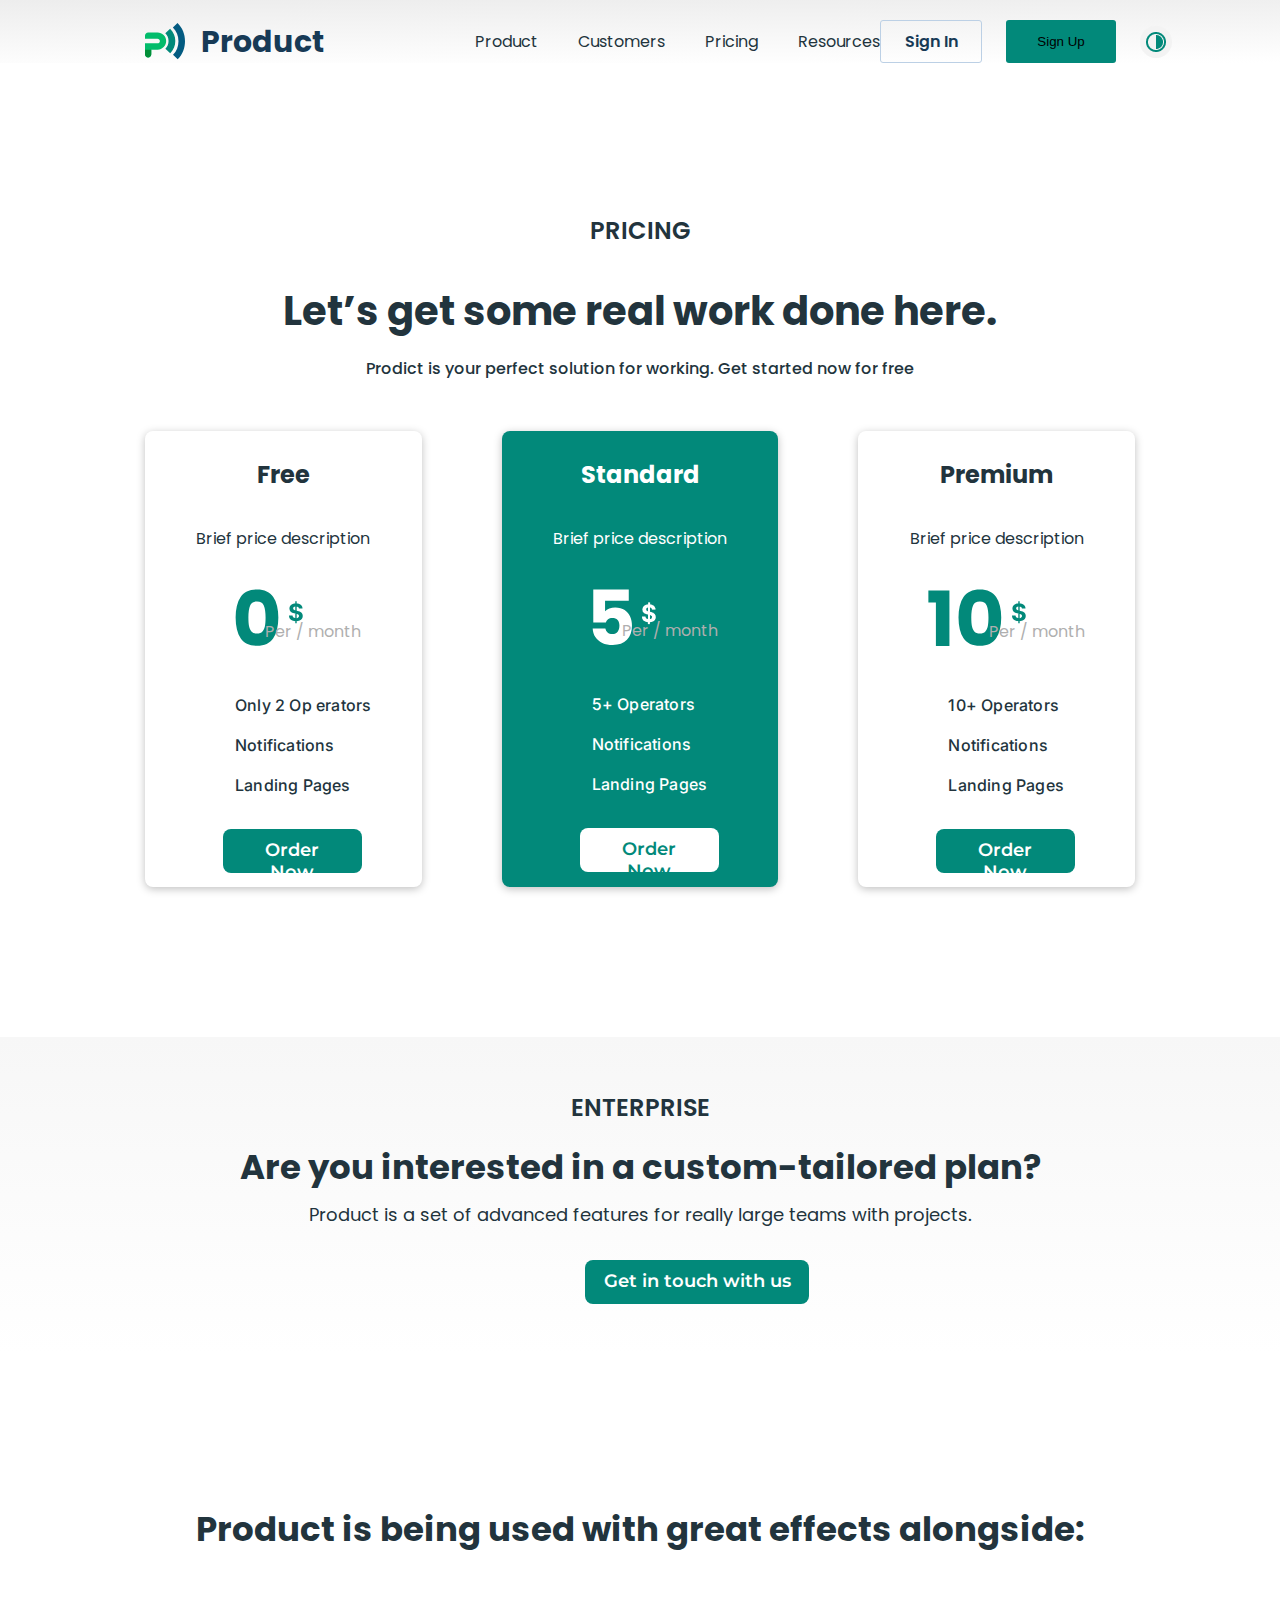
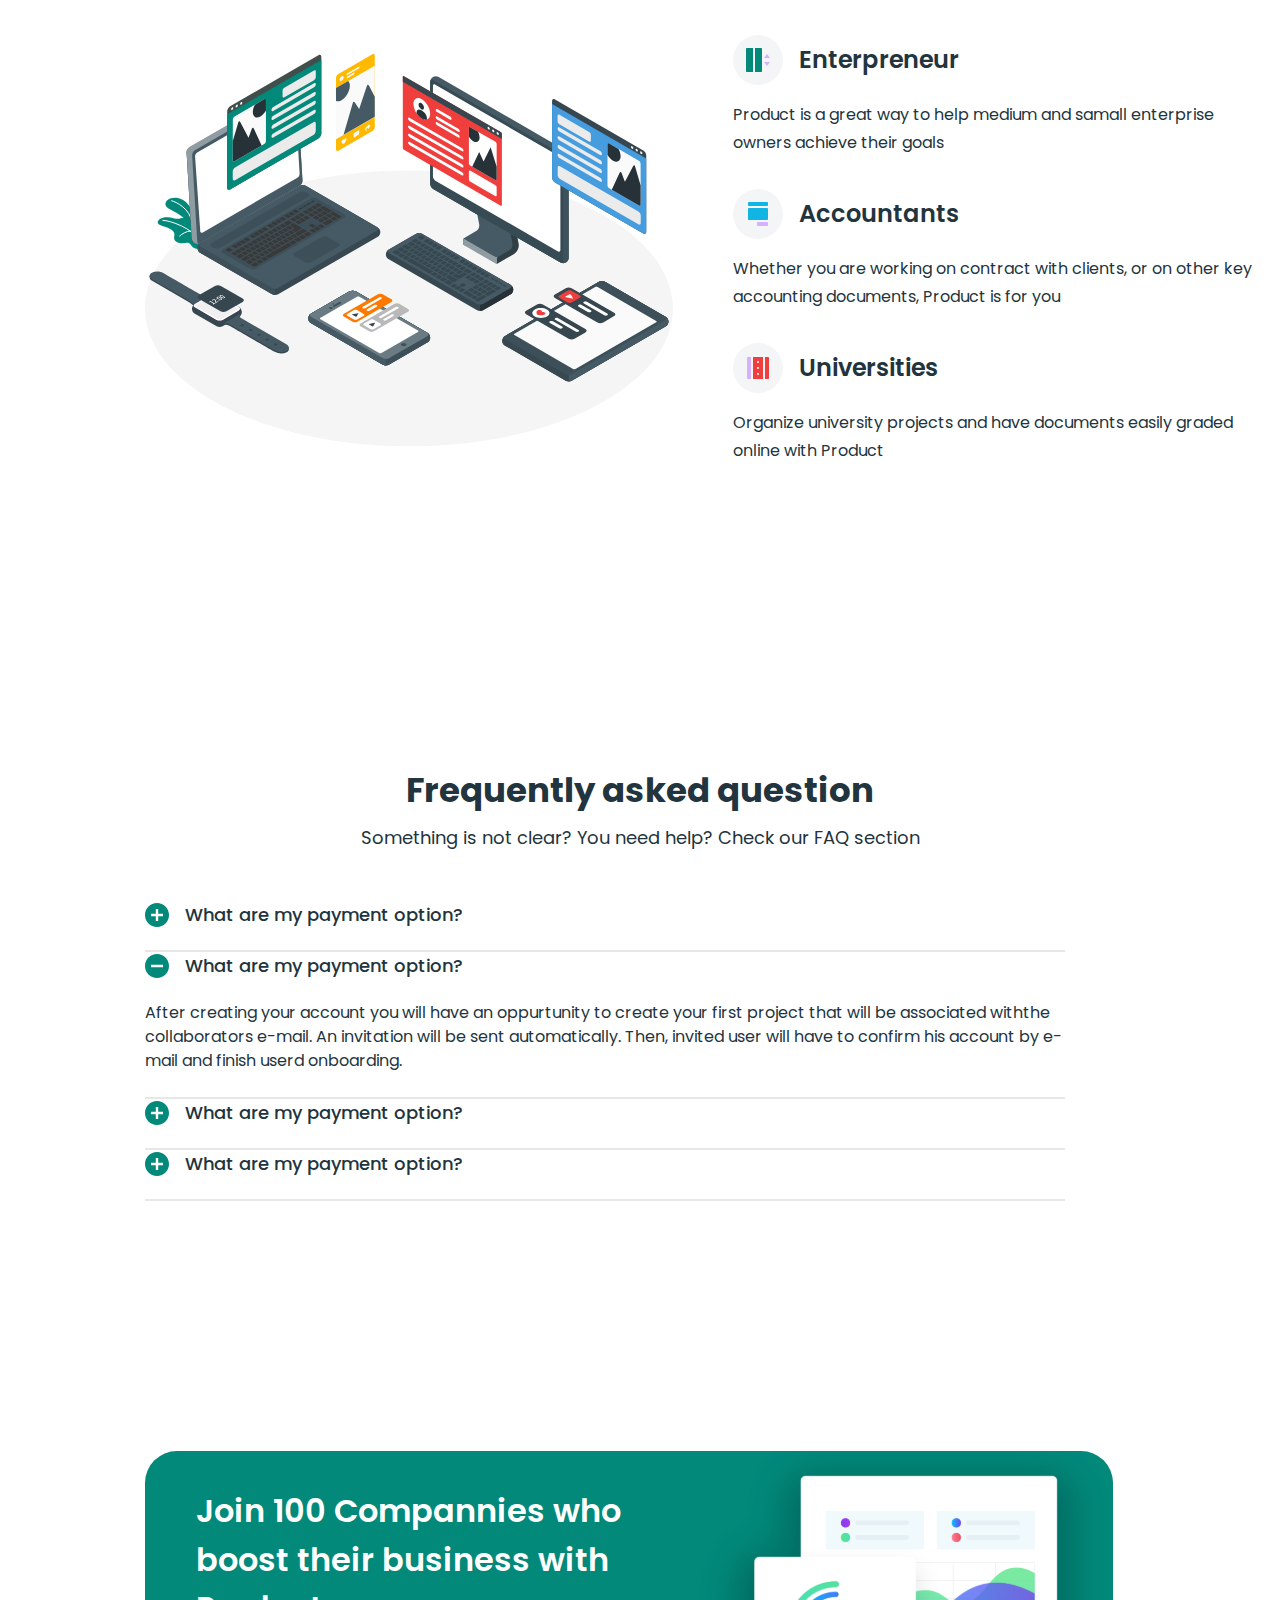
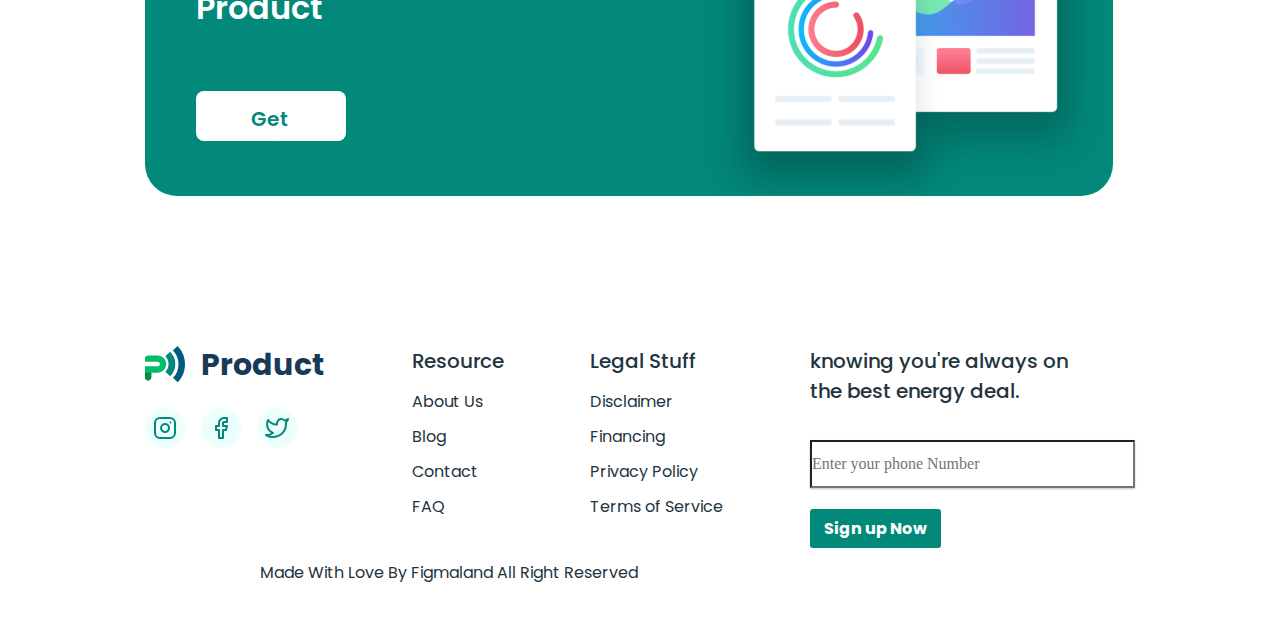
<file: about.html>
<!DOCTYPE html>
<html lang="en">
<head>
    <meta charset="UTF-8">
    <meta name="viewport" content="width=device-width, initial-scale=1.0">
    <title>Pricing</title>
    <link rel="stylesheet" href="./css/about.css">
</head>
<body>
    <header class="header-content">
        <nav>
            <div class="container">
                <div class="navigation">
                    <div class="img-product">
                        <img src="./images/svg/Group 190.svg" alt="">
                        <h1>Product</h1>
                    </div>
                    <ul>
                        <li><a href="./index.html">Product</a></li>
                        <li><a href="./customers.html">Customers</a></li>
                        <li><a href="./about.html">Pricing</a></li>
                        <li><a href="./resources.html">Resources</a></li>
                    </ul>
                      <div class="button-group">
                        <button class="btn1">Sign In</button>
                        <button class="btn2">Sign Up</button>
                        <img src="./images/svg/Frame 49.png" alt="">
                      </div>
                      <button class="btn-modal" ><img src="./images/svg/menu(1).svg" alt=""></button>
                </div>
            </div>
        </nav>
    </header>
    <main>
        <section class="Price-section">
            <div class="container">
              <div class="Price">
                <h2>PRICING</h2>
                <h3 class="pric">Let’s get some real work done here.</h3>
                <p>
                    Prodict is your perfect solution for working. Get started now for free
                </p>
                <ul>
                    <li>
                        <h3>Free</h3>
                        <h4>Brief price description</h4>
                        
                            <img src="./images/svg/0.svg" alt="">
                        
                            <img class="title-img" src="./images/svg/Title.svg" alt="">
                            <p>Per / month</p>
                     
                        <h5>Only 2 Op erators</h5>
                        <h5>Notifications</h5>
                        <h5>Landing Pages</h5>
                        <button>Order Now</button>
                    </li>
                    <li class="Standard">
                        <h3>Standard</h3>
                        <h4>Brief price description</h4>
                        
                            <img src="./images/svg/5.svg" alt="">
                      
                            <img class="title-img" src="./images/svg/$.png" alt="">
                            <p>Per / month</p>
                        
                        <h5>5+ Operators</h5>
                        <h5>Notifications</h5>
                        <h5>Landing Pages</h5>
                        <button>Order Now</button>
                    </li>
                    <li class="Premium">
                        <h3>Premium</h3>
                        <h4>Brief price description</h4>
                       
                            <img src="./images/svg/10.svg" alt="">
                    
                            <img class="title-img" src="./images/svg/Title.svg" alt="">
                            <p>Per / month</p>
                        
                        <h5>10+ Operators</h5>
                        <h5>Notifications</h5>
                        <h5>Landing Pages</h5>
                        <button>Order Now</button>
                    </li>
                </ul>
              </div>
            </div>
        </section>
        <section class="enterprise-section">
            <div class="container">
                 <div class="enterprise">
                    <h2>ENTERPRISE</h2>
                    <h3>Are you interested  in a custom-tailored plan?</h3>
                    <p>Product is a set of advanced features for really large teams with projects.</p>
                    <button>Get in touch with us</button>
                 </div>
            </div>
        </section>
<section class="alongside-section">
    <div class="container">
        <div class="alongside">
          <h2>Product is being used with great effects alongside:</h2>
            <div class="alongside-content">
                <img class="amico-img" src="./images/svg/devices/amico.svg" alt="">
                <div>
                    <ul>
                        <li>
                           <div>
                            <img src="./images/svg/Feature Icon with circle.svg" alt="">
                            <h3>Enterpreneur</h3>
                           </div>
                           <p>Product is a great way to help medium and samall enterprise owners achieve their goals</p>

                        </li>
                        <li>
                            <div>
                             <img src="./images/svg/Feature Icon with circle(2).svg" alt="">
                             <h3>Accountants</h3>
                            </div>
                            <p>Whether you are working on contract with clients, or on other key accounting documents, Product is for you</p>
 
                         </li>
                         <li>
                            <div>
                             <img src="./images/svg/Feature Icon with circle(3).svg" alt="">
                             <h3>Universities</h3>
                            </div>
                            <p>Organize university projects and have documents easily graded online with Product</p>
 
                         </li>
                    </ul>
                </div>
            </div>
            
        </div>
    </div>
</section>

<section class="frequently-section">
    <div class="container">
        <div class="frequently">
            <h2>Frequently asked question</h2>
            <h3>Something is not clear? You need help? Check our FAQ section</h3>
            <div class="frequently-content">
                <div>
                    <img src="./images/svg/edit/plus_circle.svg" alt="">
                    <h4>What are my payment option?</h4>
                </div>
                <hr>
                <div>
                    <img src="./images/svg/MyProduct (Community)(22)/edit/minus_circle.svg" alt="">
                    <h4>What are my payment option?</h4>

                </div>
                <p>
                    After creating your account you will have an oppurtunity to create your first project that will be associated withthe collaborators e-mail. An invitation  will be sent automatically. Then, invited user will have to confirm his account by e-mail and finish userd onboarding.
                </p>
                <hr>
                <div>
                    <img src="./images/svg/edit/plus_circle.svg" alt="">
                    <h4>What are my payment option?</h4>
                </div>
                <hr>
                <div>
                    <img src="./images/svg/edit/plus_circle.svg" alt="">
                    <h4>What are my payment option?</h4>
                </div>
                <hr>
            </div>
        </div>
    </div>
</section>

        <section class="Compannies-section">
            <div class="container">
                <ul class="Compannies">
                    <li class="Compannies-content">
                        <h2>Join 100 Compannies who boost their business with Product</h2>
                        <button>Get This</button>
                    </li>
                    <li>
                        <img src="./images/svg/screen.svg" alt="">
                    </li>
                </ul>
            </div>
        </section>
    </main>
    <footer>
        <div class="container">
            <div class="foot">
                <div>
                   <div class="product-img">
                    <img src="./images/svg/Group 190.svg" alt="">
                    <h2>Product</h2>
                   </div>
                   <div  class="img-group">
                    <a href="https://www.instagram.com/"><img src="./images/svg/Group 1340.svg" alt=""></a>
                     <a href="https://www.facebook.com/"><img src="./images/svg/Group 1342.svg" alt=""></a>
                      <a href="https://x.com/?lang=en"><img src="./images/svg/Group 1341.svg" alt=""></a>
                    
                   </div>
                </div>
                <ul class="Resource">
                    <h3>Resource</h3>
                    <li><a href="">About Us</a></li>
                    <li><a href="">Blog</a></li>
                    <li><a href="">Contact</a></li>
                    <li><a href="">FAQ</a></li>
                </ul>
                <ul class="Legal-Stuff">
                    <h3>Legal Stuff</h3>
                    <li><a href="">Disclaimer</a></li>
                    <li><a href="">Financing</a></li>
                    <li><a href="">Privacy Policy</a></li>
                    <li><a href="">Terms of Service</a></li>
                </ul>
                <div class="foot-content">
                    <h3>knowing you're always on <br> the best energy deal. 
                    </h3>
                    <form action="">
                        <input id="Enter your phone Number" placeholder="Enter your phone Number" type="text">
                    </form>
                    <button>Sign up Now</button>
                    <p>Made With Love By Figmaland All Right Reserved 
                    </p>
                </div>
            </div>
        </div>
    </footer>
    
</body>
</html>
</file>
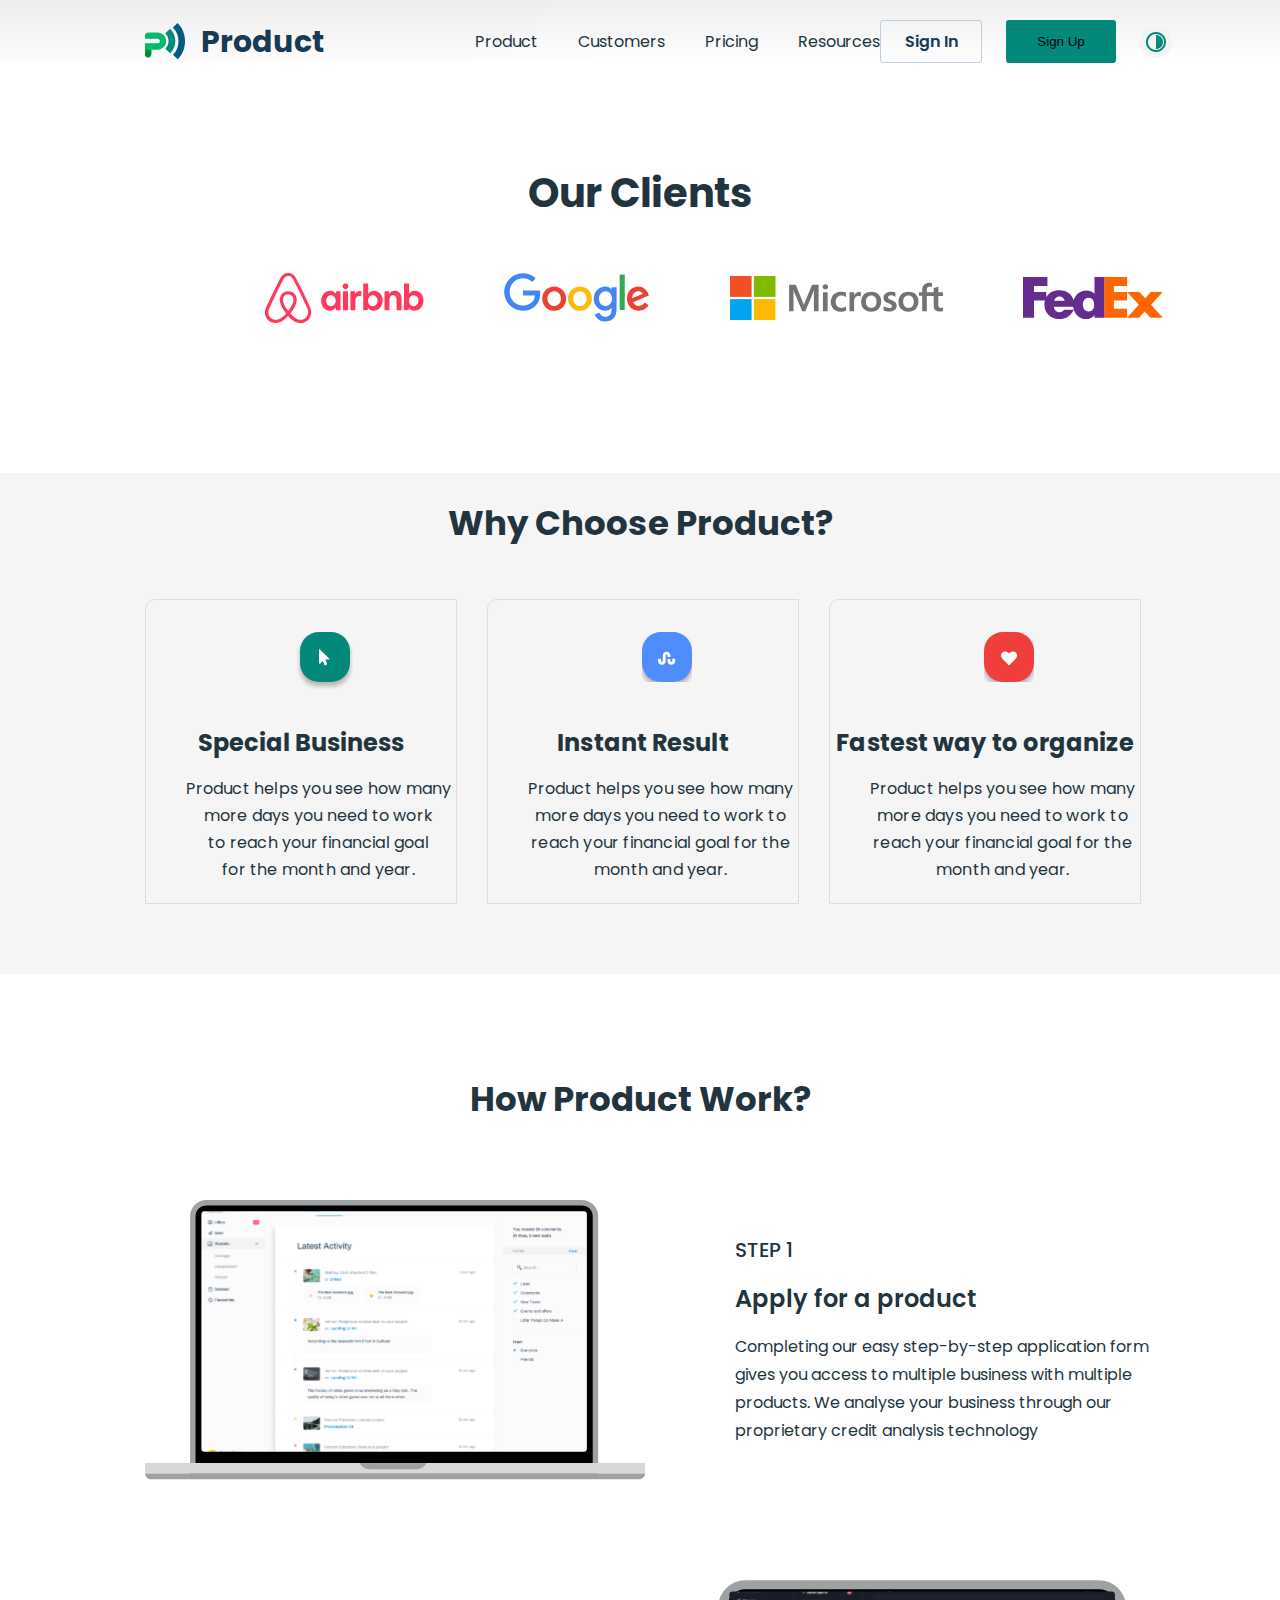
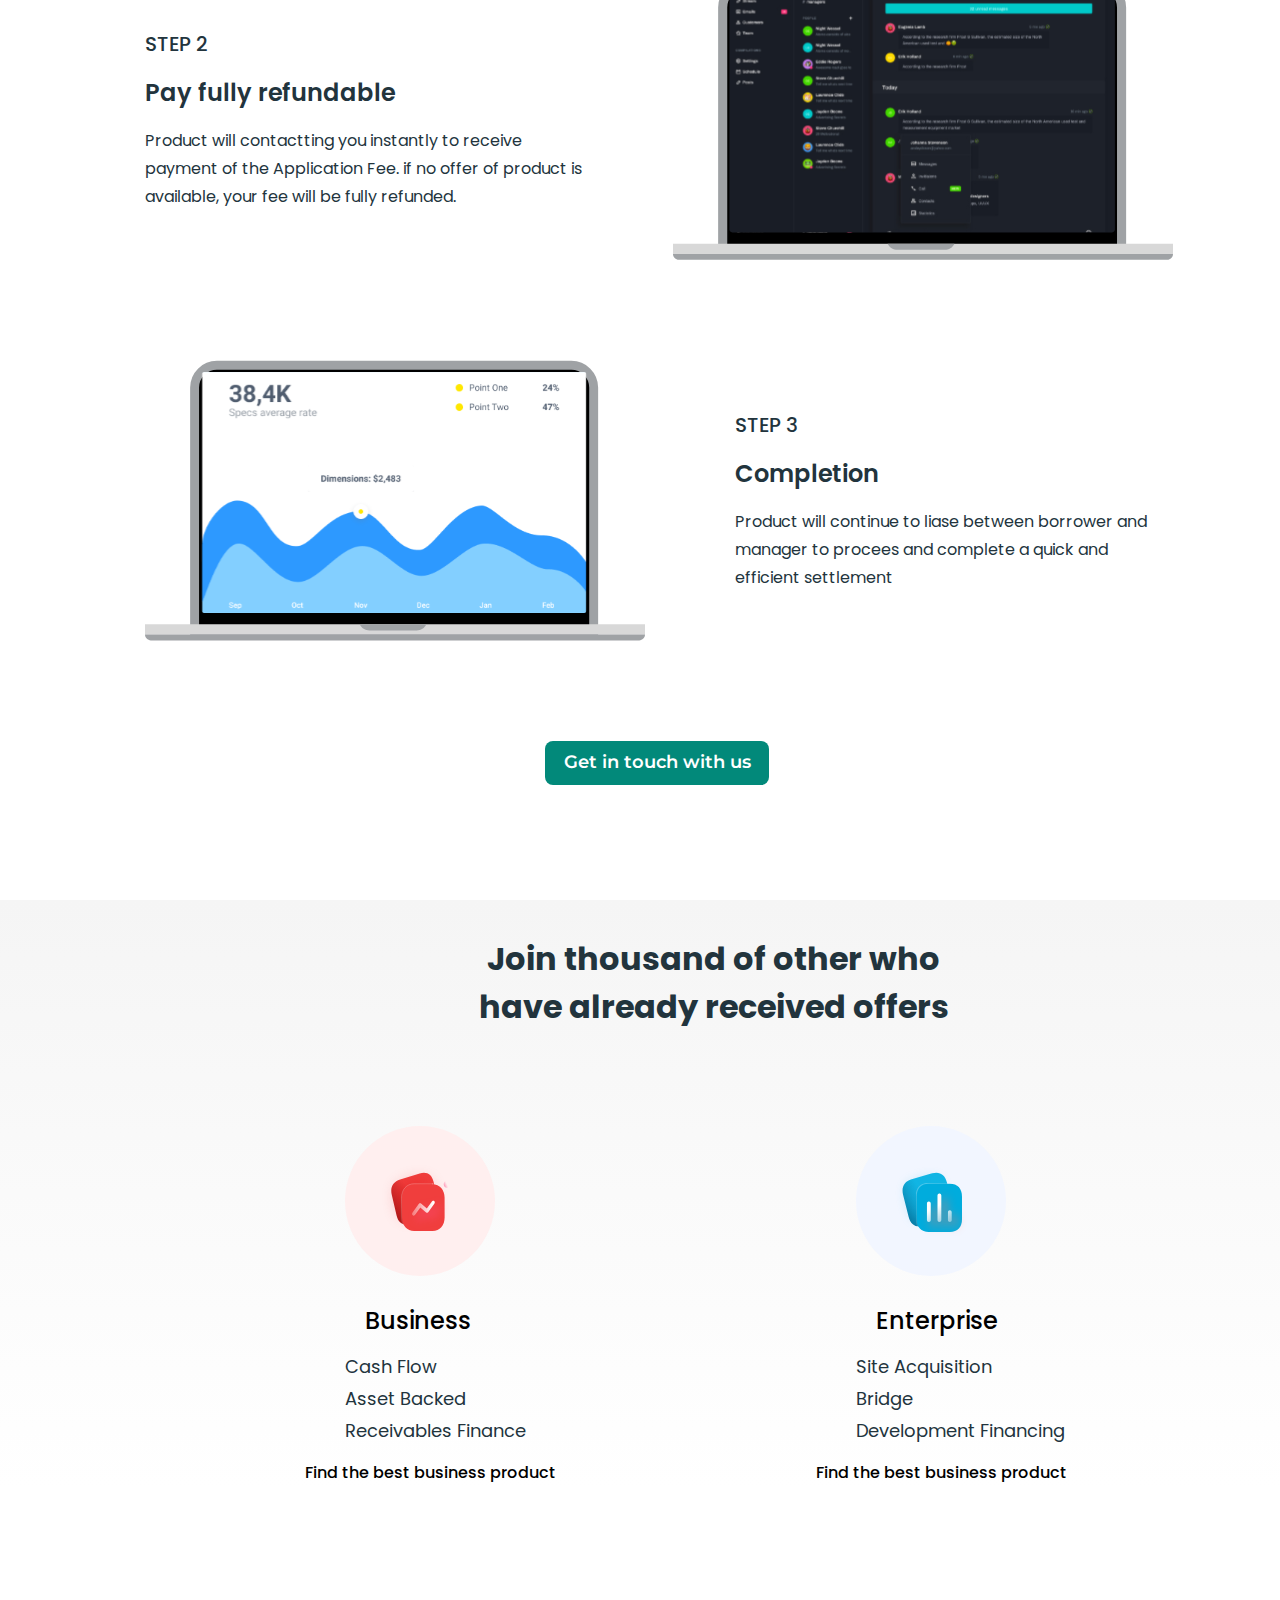
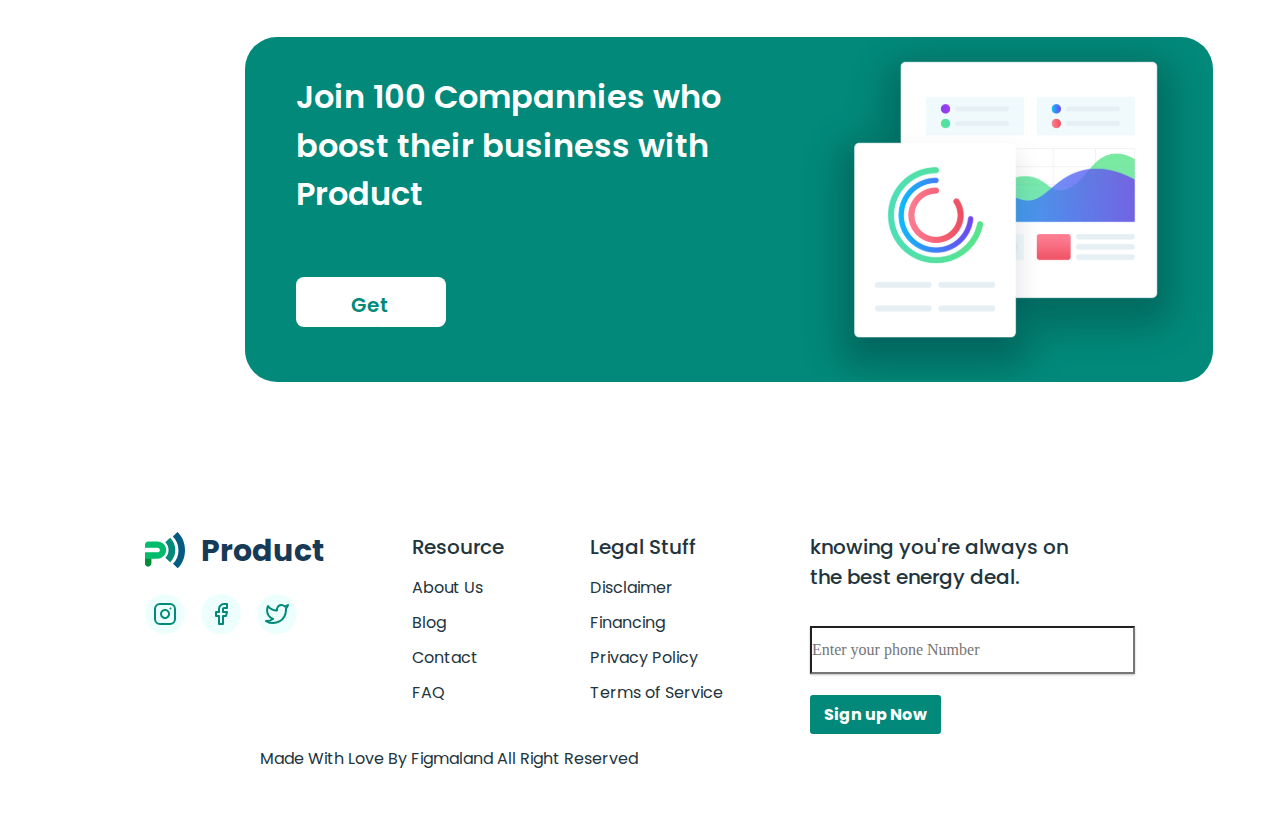
<file: customers.html>
<!DOCTYPE html>
<html lang="en">
<head>
    <meta charset="UTF-8">
    <meta name="viewport" content="width=device-width, initial-scale=1.0">
    <title>Customers</title>
<link rel="stylesheet" href="./css/customers.css">
</head>
<body>
      <header class="header-content">
        <nav>
            <div class="container">
                <div class="navigation">
                    <div class="img-product">
                        <img src="./images/svg/Group 190.svg" alt="">
                        <h1>Product</h1>
                    </div>
                    <ul>
                        <li><a href="./index.html">Product</a></li>
                        <li><a href="./customers.html">Customers</a></li>
                        <li><a href="./about.html">Pricing</a></li>
                        <li><a href="./resources.html">Resources</a></li>
                    </ul>
                      <div class="button-group">
                        <button class="btn1">Sign In</button>
                        <button class="btn2">Sign Up</button>
                        <img src="./images/svg/Frame 49.png" alt="">
                      </div>
                      <button class="btn-modal" ><img src="./images/svg/menu(1).svg" alt=""></button>
                </div>
            </div>
        </nav>
    </header> 
    <main>
        <section class="Our-Clients-section">
            <div class="container">
                <div class="Our-Clients">
            <h2>Our Clients</h2>
            <div class="logo-group">
                <img src="./images/svg/Airbnb Logo.svg" alt="">
                <img src="./images/svg/Google Logo.svg" alt="">
                <img src="./images/svg/Microsoft Logo.svg" alt="">
                <img src="./images/svg/g15.svg" alt="">
            </div>
                </div>
            </div>
        </section>
        <section class="customers-section">
            <div class="container">
                <div class="customers">
                    <h2>Why Choose Product?</h2>
                    <ul>
                        <li>
                            <img src="./images/svg/MyProduct (Community)(7)/icon.svg" alt="">
                            <h3>Special Business</h3>
                            <p>
                                Product helps you see how many <br> 
more days you need to work <br> 
to reach your financial goal <br> 
for the month and year.
                            </p>
                        </li>
                        <li>
                            <img src="./images/svg/icon.svg" alt="">
                            <h3>Instant Result</h3>
                            <p>
                                Product helps you see how many 
more days you need to work 
to reach your financial goal 
for the month and year.
                            </p>
                        </li>
                        <li>
                            <img src="./images/svg/icon(4).svg" alt="">
                            <h3>Fastest way to organize</h3>
                            <p>
                                Product helps you see how many 
more days you need to work 
to reach your financial goal 
for the month and year.
                            </p>
                        </li>
                    </ul>
                </div>
            </div>
        </section>
        <section class="product-work-section">
            <div class="container">
<div class="product-work">
    <h2>How Product Work?</h2>
    <ul>
        <li>
            <img src="./images/svg/mac1.svg" alt="">
            <div>
                <h3>STEP 1</h3>
                <h4>Apply for a product</h4>
                <p>
                    Completing our easy step-by-step application form gives you access to multiple business with multiple products. We analyse your business through our proprietary credit analysis technology 
                </p>
            </div>
        </li>
        <li class="STEP2">
            <div>
                <h3>STEP 2 </h3>
                <h4>Pay fully refundable</h4>
                <p>
                    Product will contactting you instantly to receive payment of the Application Fee. if no offer of product is available, your fee will be fully refunded. 
                </p>
            </div>
            <img src="./images/svg/mac2.svg" alt=""> 
        </li>
        <li>
            <img src="./images/svg/mac3(1).svg" alt="">
            <div>
                <h3>STEP 3</h3>
                <h4>Completion</h4>
                <p>
                    Product will continue to liase between borrower and manager to procees and complete a quick and efficient settlement
                </p>
            </div>
        </li>
    </ul>
    <button>Get in touch with us</button>
</div>
            </div>
        </section>
        <section class="received-section">
            <div class="container">
             <div class="received">
                <h2>Join thousand of other who have
                    already received offers</h2>
                    <ul>
                        <li>
                            <img src="./images/svg/Image Placeholder.svg" alt="">
                            <h3>Business</h3>
                            <p>
                                Cash Flow <br>
Asset Backed <br>
Receivables Finance
                            </p>
                            <h4>Find the best business product</h4>
                        </li>
                        <li>
                            <img src="./images/svg/Image Placeholder(1).svg" alt="">
                            <h3>Enterprise</h3>
                            <p>
                                Site Acquisition <br>
                                Bridge <br> 
                                Development Financing
                            </p>
                            <h4>Find the best business product</h4>
                        </li>
                    </ul>
             </div>
            </div>
        </section>
    <section class="Compannies-section">
        <div class="container">
            <ul class="Compannies">
                <li class="Compannies-content">
                    <h2>Join 100 Compannies who boost their business with Product</h2>
                    <button>Get This</button>
                </li>
                <li>
                    <img src="./images/svg/screen.svg" alt="">
                </li>
            </ul>
        </div>
    </section>
</main>
<footer>
    <div class="container">
        <div class="foot">
            <div>
               <div class="product-img">
                <img src="./images/svg/Group 190.svg" alt="">
                <h2>Product</h2>
               </div>
               <div  class="img-group">
                <a href="https://www.instagram.com/"><img src="./images/svg/Group 1340.svg" alt=""></a>
                <a href="https://www.facebook.com/"><img src="./images/svg/Group 1342.svg" alt=""></a>
                 <a href="https://x.com/?lang=en"><img src="./images/svg/Group 1341.svg" alt=""></a>
               </div>
            </div>
            <ul class="Resource">
                <h3>Resource</h3>
                <li><a href="">About Us</a></li>
                <li><a href="">Blog</a></li>
                <li><a href="">Contact</a></li>
                <li><a href="">FAQ</a></li>
            </ul>
            <ul class="Legal-Stuff">
                <h3>Legal Stuff</h3>
                <li><a href="">Disclaimer</a></li>
                <li><a href="">Financing</a></li>
                <li><a href="">Privacy Policy</a></li>
                <li><a href="">Terms of Service</a></li>
            </ul>
            <div class="foot-content">
                <h3>knowing you're always on <br> the best energy deal. 
                </h3>
                <form action="">
                    <input id="Enter your phone Number" placeholder="Enter your phone Number" type="text">
                </form>
                <button>Sign up Now</button>
                <p>Made With Love By Figmaland All Right Reserved 
                </p>
            </div>
        </div>
    </div>
</footer> 
</body>
</html>
</file>
<file: css/about.css>
@import url("https://fonts.googleapis.com/css2?family=Poppins:ital,wght@0,100;0,200;0,300;0,400;0,500;0,600;0,700;0,800;0,900;1,100;1,200;1,300;1,400;1,500;1,600;1,700;1,800;1,900&display=swap");
@import url("https://fonts.googleapis.com/css2?family=Inter:wght@100..900&family=Poppins:ital,wght@0,100;0,200;0,300;0,400;0,500;0,600;0,700;0,800;0,900;1,100;1,200;1,300;1,400;1,500;1,600;1,700;1,800;1,900&display=swap");
@import url("https://fonts.googleapis.com/css2?family=Inter:wght@100..900&family=Montserrat:ital,wght@0,100..900;1,100..900&family=Poppins:ital,wght@0,100;0,200;0,300;0,400;0,500;0,600;0,700;0,800;0,900;1,100;1,200;1,300;1,400;1,500;1,600;1,700;1,800;1,900&display=swap");
* {
  margin: 0;
  padding: 0;
  box-sizing: border-box;
}

ul {
  list-style: none;
}

a {
  text-decoration: none;
}

.container {
  margin: 0 auto;
  max-width: 1400px;
  padding: 0 145px;
}

.header-content {
  background: linear-gradient(179.59deg, #EDEDED 0.35%, rgba(255, 255, 255, 0.0001) 99.63%);
}

.navigation {
  display: flex;
  justify-content: space-between;
  padding-top: 20px;
  align-items: center;
}
.navigation .img-product {
  display: flex;
  align-items: center;
  gap: 16px;
}
.navigation .img-product h1 {
  font-family: Poppins;
  font-size: 30px;
  font-weight: 700;
  line-height: 28px;
  color: #173A56;
}
.navigation ul {
  display: flex;
  gap: 40px;
  margin-left: 150px;
}
.navigation ul a {
  font-family: Poppins;
  font-size: 16px;
  font-weight: 400;
  line-height: 28px;
  color: #22343D;
}
.navigation ul a:active {
  font-family: Poppins;
  font-size: 16px;
  font-weight: 600;
}
.navigation .button-group {
  display: flex;
  align-items: center;
  gap: 24px;
}
.navigation .button-group .btn1 {
  width: 102px;
  height: 43px;
  border-radius: 3px;
  background-color: transparent;
  border: 1px solid #BCD0E5;
  font-family: Poppins;
  font-size: 16px;
  font-weight: 600;
  line-height: 24px;
  text-align: center;
  color: #173A56;
}
.navigation .button-group .btn2 {
  width: 110px;
  height: 43px;
  background: #02897A;
  border: none;
  outline: none;
  border-radius: 3px;
}
.navigation .btn-modal {
  border: none;
  outline: none;
  background-color: transparent;
  display: none;
}

.Price-section {
  padding-top: 150px;
  padding-bottom: 150px;
}
.Price-section .Price h2 {
  font-family: Poppins;
  font-size: 24px;
  font-weight: 600;
  line-height: 36px;
  text-align: center;
  padding-bottom: 32px;
  color: #22343D;
}
.Price-section .Price h3 {
  font-family: Poppins;
  font-size: 40px;
  font-weight: 700;
  line-height: 60px;
  text-align: center;
  color: #22343D;
  padding-bottom: 16px;
}
.Price-section .Price p {
  font-family: Poppins;
  font-size: 16px;
  font-weight: 500;
  line-height: 24px;
  text-align: center;
  color: #22343D;
  padding-bottom: 50px;
}
.Price-section .Price ul {
  display: flex;
  align-items: center;
  gap: 80px;
}
.Price-section .Price ul li {
  width: 322.65px;
  height: 456px;
  top: 4854px;
  left: 160px;
  gap: 0px;
  border-radius: 8px;
  box-shadow: 0px 2px 8px 0px rgba(0, 0, 0, 0.2509803922);
  background-color: #FFFFFF;
}
.Price-section .Price ul li h3 {
  font-family: Poppins;
  font-size: 24px;
  font-weight: 700;
  line-height: 40px;
  text-align: center;
  color: #22343D;
  padding-top: 24px;
}
.Price-section .Price ul li h4 {
  font-family: Poppins;
  font-size: 16px;
  font-weight: 400;
  line-height: 40px;
  text-align: center;
  color: #22343D;
  padding-top: 8px;
  padding-bottom: 30px;
}
.Price-section .Price ul li img {
  margin-left: 90px;
}
.Price-section .Price ul li .title-img {
  margin-left: 5px;
  margin-bottom: 20px;
}
.Price-section .Price ul li p {
  margin-left: 60px;
  font-family: Poppins;
  font-size: 16px;
  font-weight: 400;
  color: #AFAFAF;
  margin-top: -30px;
}
.Price-section .Price ul li h5 {
  font-family: Inter;
  font-size: 16px;
  font-weight: 500;
  line-height: 22px;
  letter-spacing: 0.200000003px;
  color: #22343D;
  margin-left: 90px;
  padding-bottom: 18px;
}
.Price-section .Price ul li button {
  width: 139px;
  height: 44px;
  top: 380px;
  left: 91px;
  padding: 11px 19px 11px 18px;
  background-color: #02897A;
  border-radius: 8px;
  border: none;
  outline: none;
  font-family: Montserrat;
  font-size: 18px;
  font-weight: 600;
  line-height: 21.94px;
  text-align: center;
  color: #FFFFFF;
  margin-left: 78px;
  margin-top: 15px;
}
.Price-section .Price ul .Standard {
  background-color: #02897A;
}
.Price-section .Price ul .Standard h3 {
  color: #FFFFFF;
}
.Price-section .Price ul .Standard h4 {
  color: #FFFFFF;
}
.Price-section .Price ul .Standard h5 {
  color: #FFFFFF;
}
.Price-section .Price ul .Standard button {
  color: #02897A;
  background-color: #FFFFFF;
}
.Price-section .Price ul .Premium img {
  margin-left: 70px;
}
.Price-section .Price ul .Premium .title-img {
  margin-left: 5px;
  margin-bottom: 20px;
}
.Price-section .Price ul .Premium p {
  margin-left: 80px;
  font-family: Poppins;
  font-size: 16px;
  font-weight: 400;
  color: #AFAFAF;
  margin-top: -30px;
}

.enterprise-section {
  background: linear-gradient(180deg, #F7F7F7 0%, rgba(247, 247, 247, 0) 100%);
  padding-bottom: 50px;
}
.enterprise-section .enterprise h2 {
  font-family: Poppins;
  font-size: 24px;
  font-weight: 600;
  line-height: 36px;
  text-align: center;
  padding-top: 53px;
  color: #22343D;
}
.enterprise-section .enterprise h3 {
  font-family: Poppins;
  font-size: 34px;
  font-weight: 700;
  line-height: 51px;
  text-align: center;
  padding-top: 16px;
  color: #22343D;
}
.enterprise-section .enterprise p {
  font-family: Poppins;
  font-size: 18px;
  font-weight: 400;
  line-height: 27px;
  text-align: center;
  color: #22343D;
  padding-top: 8px;
  padding-bottom: 32px;
}
.enterprise-section .enterprise button {
  width: 224px;
  height: 44px;
  top: 1176px;
  left: 589px;
  padding: 11px 18px 11px 18px;
  font-family: Montserrat;
  font-size: 18px;
  font-weight: 600;
  line-height: 21.94px;
  color: #FFFFFF;
  border: none;
  border-radius: 8px;
  background-color: #02897A;
  outline: none;
  margin-left: 440px;
}

.alongside-section {
  padding-top: 150px;
  padding-bottom: 150px;
}
.alongside-section h2 {
  font-family: Poppins;
  font-size: 34px;
  font-weight: 700;
  line-height: 51px;
  text-align: center;
  color: #22343D;
}
.alongside-section .alongside-content {
  display: flex;
  align-items: center;
  padding-top: 80px;
  gap: 60px;
}
.alongside-section .alongside-content ul {
  display: grid;
  gap: 32px;
}
.alongside-section .alongside-content ul li div {
  display: flex;
  align-items: center;
  gap: 16px;
  padding-bottom: 16px;
}
.alongside-section .alongside-content ul li div h3 {
  font-family: Poppins;
  font-size: 24px;
  font-weight: 600;
  line-height: 36px;
  color: #22343D;
}
.alongside-section .alongside-content ul li p {
  font-family: Poppins;
  font-size: 16px;
  font-weight: 400;
  line-height: 28px;
  color: #22343D;
  width: 535px;
}

.frequently-section {
  padding-top: 150px;
  padding-bottom: 100px;
}
.frequently-section .frequently h2 {
  font-family: Poppins;
  font-size: 34px;
  font-weight: 700;
  line-height: 51px;
  text-align: center;
  color: #22343D;
  padding-bottom: 8px;
}
.frequently-section .frequently h3 {
  font-family: Poppins;
  font-size: 18px;
  font-weight: 400;
  line-height: 27px;
  text-align: center;
  color: #22343D;
  padding-bottom: 50px;
}
.frequently-section .frequently .frequently-content div {
  display: flex;
  align-items: center;
  gap: 16px;
  padding-bottom: 22px;
}
.frequently-section .frequently .frequently-content div h4 {
  font-family: Poppins;
  font-size: 18px;
  font-weight: 500;
  line-height: 27px;
  color: #22343D;
}
.frequently-section .frequently .frequently-content hr {
  width: 920px;
  height: 0px;
  top: 2292px;
  left: 240px;
  border: 1px solid #E7E7E7;
}
.frequently-section .frequently .frequently-content p {
  font-family: Poppins;
  font-size: 16px;
  font-weight: 400;
  line-height: 24px;
  color: #22343D;
  width: 920px;
  padding-bottom: 24px;
}

.Compannies-section {
  padding-top: 150px;
}
.Compannies-section .Compannies {
  width: 968px;
  height: 345px;
  top: 6024px;
  left: 223px;
  gap: 0px;
  border-radius: 32px;
  background-color: #02897A;
  display: flex;
  align-items: center;
}
.Compannies-section .Compannies .Compannies-content {
  margin-left: 51px;
}
.Compannies-section .Compannies .Compannies-content h2 {
  font-family: Poppins;
  font-size: 32px;
  font-weight: 600;
  line-height: 48.45px;
  color: #FFFFFF;
  padding-bottom: 58px;
}
.Compannies-section .Compannies .Compannies-content button {
  width: 150px;
  height: 50px;
  top: 239px;
  left: 51px;
  padding: 13px 35px 7px 33px;
  background-color: #FFFFFF;
  border-radius: 8px;
  font-family: Poppins;
  font-size: 20px;
  font-weight: 600;
  line-height: 30px;
  color: #02897A;
  border: none;
  outline: none;
}

footer {
  padding-top: 150px;
  padding-bottom: 50px;
}
footer .foot {
  display: flex;
  justify-content: space-between;
}
footer .foot .product-img {
  display: flex;
  align-items: center;
  gap: 16px;
  padding-bottom: 25px;
}
footer .foot .product-img h2 {
  font-family: Poppins;
  font-size: 30px;
  font-weight: 700;
  line-height: 28px;
  color: #173A56;
}
footer .foot .img-group {
  display: flex;
  gap: 16px;
}
footer .foot .Resource h3 {
  font-family: Poppins;
  font-size: 20px;
  font-weight: 500;
  line-height: 30px;
  color: #22343D;
  padding-bottom: 8px;
}
footer .foot .Resource li a {
  font-family: Poppins;
  font-size: 16px;
  font-weight: 400;
  line-height: 35px;
  color: #22343D;
}
footer .foot .Legal-Stuff h3 {
  font-family: Poppins;
  font-size: 20px;
  font-weight: 500;
  line-height: 30px;
  color: #22343D;
  padding-bottom: 8px;
}
footer .foot .Legal-Stuff li a {
  font-family: Poppins;
  font-size: 16px;
  font-weight: 400;
  line-height: 35px;
  color: #22343D;
}
footer .foot .foot-content h3 {
  font-family: Poppins;
  font-size: 20px;
  font-weight: 500;
  line-height: 30px;
  color: #22343D;
  padding-bottom: 34px;
}
footer .foot .foot-content input {
  width: 325px;
  height: 48px;
  box-shadow: 0px 1px 2px 0px rgba(0, 0, 0, 0.2509803922);
  margin-bottom: 21px;
  font-family: ProximaNova;
  font-size: 16px;
  line-height: 28px;
  color: #BCD0E5;
}
footer .foot .foot-content button {
  width: 131px;
  height: 39px;
  background-color: #02897A;
  border-radius: 3px;
  border: none;
  outline: none;
  font-family: Poppins;
  font-size: 16px;
  font-weight: 700;
  line-height: 24px;
  text-align: center;
  color: #FFFFFF;
}
footer .foot .foot-content p {
  font-family: Poppins;
  font-size: 16px;
  font-weight: 400;
  line-height: 30px;
  color: #22343D;
  margin-left: -550px;
  padding-top: 10px;
}

@media (max-width: 411px) {
  .container {
    max-width: 411px;
    margin: 0 auto;
    padding: 0 30px;
  }
  header {
    width: 405px;
    height: 70px;
    background: #FFFFFF;
    box-shadow: 0px -2px 8px 0px rgba(0, 0, 0, 0.2509803922);
  }
  .navigation {
    display: flex;
    justify-content: space-between;
    padding-top: 25px 0;
    align-items: center;
  }
  .navigation .img-product {
    display: flex;
    align-items: center;
    gap: 16px;
  }
  .navigation .img-product h1 {
    font-family: Poppins;
    font-size: 30px;
    font-weight: 700;
    line-height: 28px;
    color: #173A56;
  }
  .navigation ul {
    display: none;
  }
  .navigation .button-group {
    display: none;
  }
  .navigation .btn-modal {
    display: inline;
  }
}
@media (max-width: 411px) {
  .container {
    max-width: 411px;
    margin: 0 auto;
    padding: 0 30px;
  }
  .Price-section {
    padding-top: 70px;
  }
  .Price-section .Price h2 {
    font-family: Poppins;
    font-size: 24px;
    font-weight: 600;
    line-height: 36px;
    text-align: center;
    padding-bottom: 32px;
    color: #22343D;
  }
  .Price-section .Price .pric h3 {
    font-family: Poppins;
    font-size: 40px;
    font-weight: 700;
    line-height: 60px;
    text-align: center;
    color: #22343D;
    padding-bottom: 16px;
    width: 600px;
  }
  .Price-section .Price p {
    font-family: Poppins;
    font-size: 16px;
    font-weight: 500;
    line-height: 24px;
    text-align: center;
    color: #22343D;
    padding-bottom: 50px;
  }
  .Price-section .Price ul {
    display: flex;
    align-items: center;
    flex-direction: column;
    gap: 32px;
  }
  .Price-section .Price ul li {
    width: 322.65px;
    height: 490px;
    top: 4854px;
    left: 160px;
    gap: 0px;
    border-radius: 8px;
    box-shadow: 0px 2px 8px 0px rgba(0, 0, 0, 0.2509803922);
    background-color: #FFFFFF;
  }
  .Price-section .Price ul li h3 {
    font-family: Poppins;
    font-size: 24px;
    font-weight: 700;
    line-height: 40px;
    text-align: center;
    color: #22343D;
    padding-top: 24px;
  }
  .Price-section .Price ul li h4 {
    font-family: Poppins;
    font-size: 16px;
    font-weight: 400;
    line-height: 40px;
    text-align: center;
    color: #22343D;
    padding-top: 8px;
    padding-bottom: 30px;
  }
  .Price-section .Price ul li img {
    margin-left: 90px;
  }
  .Price-section .Price ul li .title-img {
    margin-left: 5px;
    margin-bottom: 20px;
  }
  .Price-section .Price ul li p {
    margin-left: 60px;
    font-family: Poppins;
    font-size: 16px;
    font-weight: 400;
    color: #AFAFAF;
    margin-top: -30px;
  }
  .Price-section .Price ul li h5 {
    font-family: Inter;
    font-size: 16px;
    font-weight: 500;
    line-height: 22px;
    letter-spacing: 0.200000003px;
    color: #22343D;
    margin-left: 90px;
    padding-bottom: 18px;
  }
  .Price-section .Price ul li button {
    width: 139px;
    height: 44px;
    top: 380px;
    left: 91px;
    padding: 11px 19px 11px 18px;
    background-color: #02897A;
    border-radius: 8px;
    border: none;
    outline: none;
    font-family: Montserrat;
    font-size: 18px;
    font-weight: 600;
    line-height: 21.94px;
    text-align: center;
    color: #FFFFFF;
    margin-left: 78px;
    margin-top: 15px;
  }
  .Price-section .Price ul .Standard {
    background-color: #02897A;
  }
  .Price-section .Price ul .Standard h3 {
    color: #FFFFFF;
  }
  .Price-section .Price ul .Standard h4 {
    color: #FFFFFF;
  }
  .Price-section .Price ul .Standard h5 {
    color: #FFFFFF;
  }
  .Price-section .Price ul .Standard button {
    color: #02897A;
    background-color: #FFFFFF;
  }
  .Price-section .Price ul .Premium img {
    margin-left: 70px;
  }
  .Price-section .Price ul .Premium .title-img {
    margin-left: 5px;
    margin-bottom: 20px;
  }
  .Price-section .Price ul .Premium p {
    margin-left: 85px;
    font-family: Poppins;
    font-size: 16px;
    font-weight: 400;
    color: #AFAFAF;
    margin-top: -30px;
  }
}
@media (max-width: 411px) {
  .container {
    max-width: 411px;
    margin: 0 auto;
    padding: 0 30px;
  }
  .enterprise-section {
    background: linear-gradient(180deg, #F7F7F7 0%, rgba(247, 247, 247, 0) 100%);
    padding-bottom: 50px;
  }
  .enterprise-section .enterprise h2 {
    font-family: Poppins;
    font-size: 24px;
    font-weight: 600;
    line-height: 36px;
    text-align: center;
    padding-top: 53px;
    color: #22343D;
  }
  .enterprise-section .enterprise h3 {
    font-family: Poppins;
    font-size: 34px;
    font-weight: 700;
    line-height: 51px;
    text-align: center;
    padding-top: 16px;
    color: #22343D;
    width: 380px;
    margin-left: -15px;
  }
  .enterprise-section .enterprise p {
    font-family: Poppins;
    font-size: 18px;
    font-weight: 400;
    line-height: 27px;
    text-align: center;
    color: #22343D;
    padding-top: 8px;
    padding-bottom: 32px;
  }
  .enterprise-section .enterprise button {
    width: 224px;
    height: 44px;
    top: 1176px;
    left: 589px;
    padding: 11px 18px 11px 18px;
    font-family: Montserrat;
    font-size: 18px;
    font-weight: 600;
    line-height: 21.94px;
    color: #FFFFFF;
    border: none;
    border-radius: 8px;
    background-color: #02897A;
    outline: none;
    margin-left: 70px;
  }
}
@media (max-width: 411px) {
  .container {
    max-width: 411px;
    margin: 0 auto;
    padding: 0 30px;
  }
  .Compannies-section {
    padding-top: 100px;
  }
  .Compannies-section .Compannies {
    width: 371px;
    height: 688px;
    top: 6024px;
    left: 223px;
    gap: 0px;
    border-radius: 32px;
    background-color: #02897A;
    margin-left: -10px;
    display: flex;
    flex-direction: column;
    align-items: center;
  }
  .Compannies-section .Compannies .Compannies-content {
    margin-left: 51px;
  }
  .Compannies-section .Compannies .Compannies-content h2 {
    font-family: Poppins;
    font-size: 32px;
    font-weight: 600;
    line-height: 48.45px;
    color: #FFFFFF;
    padding-bottom: 58px;
    width: 328px;
    text-align: center;
    margin-left: -40px;
    padding-top: 17px;
  }
  .Compannies-section .Compannies .Compannies-content button {
    width: 150px;
    height: 50px;
    top: 239px;
    left: 51px;
    padding: 13px 35px 7px 33px;
    background-color: #FFFFFF;
    border-radius: 8px;
    font-family: Poppins;
    font-size: 20px;
    font-weight: 600;
    line-height: 30px;
    margin-left: 60px;
    color: #02897A;
    border: none;
    outline: none;
    margin-bottom: 32px;
  }
}
@media (max-width: 411px) {
  .container {
    max-width: 411px;
    margin: 0 auto;
    padding: 0 30px;
  }
  footer {
    padding: 100px 0 50px;
  }
  footer .foot {
    display: flex;
    text-align: center;
    justify-content: center;
    flex-direction: column;
    align-items: center;
  }
  footer .foot .product-img {
    display: flex;
    align-items: center;
    gap: 16px;
    padding-bottom: 25px;
  }
  footer .foot .product-img h2 {
    font-family: Poppins;
    font-size: 30px;
    font-weight: 700;
    line-height: 28px;
    color: #173A56;
  }
  footer .foot .img-group {
    display: flex;
    gap: 16px;
  }
  footer .foot .Resource h3 {
    font-family: Poppins;
    font-size: 20px;
    font-weight: 500;
    line-height: 30px;
    color: #22343D;
    padding-bottom: 8px;
    padding-top: 35px;
  }
  footer .foot .Resource li a {
    font-family: Poppins;
    font-size: 16px;
    font-weight: 400;
    line-height: 35px;
    color: #22343D;
  }
  footer .foot .Legal-Stuff h3 {
    font-family: Poppins;
    font-size: 20px;
    font-weight: 500;
    line-height: 30px;
    color: #22343D;
    padding-bottom: 8px;
    padding-top: 35px;
  }
  footer .foot .Legal-Stuff li a {
    font-family: Poppins;
    font-size: 16px;
    font-weight: 400;
    line-height: 35px;
    color: #22343D;
  }
  footer .foot .foot-content h3 {
    font-family: Poppins;
    font-size: 20px;
    font-weight: 500;
    line-height: 30px;
    color: #22343D;
    padding-bottom: 34px;
    padding-top: 40px;
  }
  footer .foot .foot-content input {
    width: 325px;
    height: 48px;
    box-shadow: 0px 1px 2px 0px rgba(0, 0, 0, 0.2509803922);
    margin-bottom: 21px;
    font-family: ProximaNova;
    font-size: 16px;
    line-height: 28px;
    color: #BCD0E5;
  }
  footer .foot .foot-content button {
    width: 131px;
    height: 39px;
    background-color: #02897A;
    border-radius: 3px;
    border: none;
    outline: none;
    font-family: Poppins;
    font-size: 16px;
    font-weight: 700;
    line-height: 24px;
    text-align: center;
    color: #FFFFFF;
  }
  footer .foot .foot-content p {
    font-family: Poppins;
    font-size: 16px;
    font-weight: 400;
    line-height: 30px;
    color: #22343D;
    margin-left: 0px;
    padding-top: 10px;
    width: 461px;
  }
}
@media (max-width: 411px) {
  .container {
    max-width: 411px;
    margin: 0 auto;
    padding: 0 30px;
  }
  .alongside-section {
    padding-top: 100px;
  }
  .alongside-section h2 {
    font-family: Poppins;
    font-size: 34px;
    font-weight: 700;
    line-height: 51px;
    text-align: center;
    color: #22343D;
  }
  .alongside-section .alongside-content {
    display: flex;
    flex-direction: column;
    align-items: center;
    padding-top: 35px;
    gap: 60px;
  }
  .alongside-section .alongside-content .amico-img {
    max-width: 100%;
    height: auto;
  }
  .alongside-section .alongside-content .amico-img img {
    width: 100%;
    height: auto;
  }
  .alongside-section .alongside-content ul {
    display: grid;
    gap: 32px;
    margin-left: 20px;
  }
  .alongside-section .alongside-content ul li div {
    display: flex;
    align-items: center;
    gap: 14px;
    padding-bottom: 16px;
  }
  .alongside-section .alongside-content ul li div h3 {
    font-family: Poppins;
    font-size: 24px;
    font-weight: 600;
    line-height: 36px;
    color: #22343D;
  }
  .alongside-section .alongside-content ul li p {
    font-family: Poppins;
    font-size: 16px;
    font-weight: 400;
    line-height: 28px;
    color: #22343D;
    width: 335px;
  }
}
@media (max-width: 411px) {
  .container {
    max-width: 411px;
    margin: 0 auto;
    padding: 0 30px;
  }
  .frequently-section {
    padding-top: 100px;
  }
  .frequently-section .frequently h2 {
    font-family: Poppins;
    font-size: 32px;
    font-weight: 700;
    line-height: 51px;
    text-align: center;
    color: #22343D;
    padding-bottom: 8px;
  }
  .frequently-section .frequently h3 {
    font-family: Poppins;
    font-size: 18px;
    font-weight: 400;
    line-height: 27px;
    text-align: center;
    color: #22343D;
    padding-bottom: 50px;
  }
  .frequently-section .frequently .frequently-content div {
    display: flex;
    align-items: center;
    gap: 16px;
    padding-bottom: 22px;
  }
  .frequently-section .frequently .frequently-content div h4 {
    font-family: Poppins;
    font-size: 18px;
    font-weight: 500;
    line-height: 27px;
    color: #22343D;
  }
  .frequently-section .frequently .frequently-content hr {
    width: 345px;
    height: 0px;
    top: 3845px;
    left: 32px;
    border: 1px solid #E7E7E7;
  }
  .frequently-section .frequently .frequently-content p {
    font-family: Poppins;
    font-size: 16px;
    font-weight: 400;
    line-height: 24px;
    color: #22343D;
    width: 350px;
    padding-bottom: 24px;
  }
}

/*# sourceMappingURL=about.css.map */
</file>
<file: css/customers.css>
@import url("https://fonts.googleapis.com/css2?family=Poppins:ital,wght@0,100;0,200;0,300;0,400;0,500;0,600;0,700;0,800;0,900;1,100;1,200;1,300;1,400;1,500;1,600;1,700;1,800;1,900&display=swap");
@import url("https://fonts.googleapis.com/css2?family=Inter:wght@100..900&family=Poppins:ital,wght@0,100;0,200;0,300;0,400;0,500;0,600;0,700;0,800;0,900;1,100;1,200;1,300;1,400;1,500;1,600;1,700;1,800;1,900&display=swap");
@import url("https://fonts.googleapis.com/css2?family=Inter:wght@100..900&family=Montserrat:ital,wght@0,100..900;1,100..900&family=Poppins:ital,wght@0,100;0,200;0,300;0,400;0,500;0,600;0,700;0,800;0,900;1,100;1,200;1,300;1,400;1,500;1,600;1,700;1,800;1,900&display=swap");
* {
  margin: 0;
  padding: 0;
  box-sizing: border-box;
}

ul {
  list-style: none;
}

a {
  text-decoration: none;
}

.container {
  margin: 0 auto;
  max-width: 1400px;
  padding: 0 145px;
}

.header-content {
  background: linear-gradient(179.59deg, #EDEDED 0.35%, rgba(255, 255, 255, 0.0001) 99.63%);
}

.navigation {
  display: flex;
  justify-content: space-between;
  padding-top: 20px;
  align-items: center;
}
.navigation .img-product {
  display: flex;
  align-items: center;
  gap: 16px;
}
.navigation .img-product h1 {
  font-family: Poppins;
  font-size: 30px;
  font-weight: 700;
  line-height: 28px;
  color: #173A56;
}
.navigation ul {
  display: flex;
  gap: 40px;
  margin-left: 150px;
}
.navigation ul a {
  font-family: Poppins;
  font-size: 16px;
  font-weight: 400;
  line-height: 28px;
  color: #22343D;
}
.navigation ul a:focus {
  font-family: Poppins;
  font-size: 16px;
  font-weight: 600;
}
.navigation .button-group {
  display: flex;
  align-items: center;
  gap: 24px;
}
.navigation .button-group .btn1 {
  width: 102px;
  height: 43px;
  border-radius: 3px;
  background-color: transparent;
  border: 1px solid #BCD0E5;
  font-family: Poppins;
  font-size: 16px;
  font-weight: 600;
  line-height: 24px;
  text-align: center;
  color: #173A56;
}
.navigation .button-group .btn2 {
  width: 110px;
  height: 43px;
  background: #02897A;
  border: none;
  outline: none;
  border-radius: 3px;
}
.navigation .btn-modal {
  border: none;
  outline: none;
  background-color: transparent;
  display: none;
}

.Our-Clients-section {
  padding-top: 100px;
  padding-bottom: 150px;
}
.Our-Clients-section .Our-Clients h2 {
  font-family: Poppins;
  font-size: 40px;
  font-weight: 700;
  line-height: 60px;
  text-align: center;
  color: #22343D;
  padding-bottom: 50px;
}
.Our-Clients-section .Our-Clients .logo-group {
  display: grid;
  grid-template-columns: repeat(4, 1fr);
  align-items: center;
  margin-left: 120px;
  gap: 80px;
}

.customers-section {
  padding-top: 25px;
  background: #F5F5F5;
}
.customers-section .customers h2 {
  font-family: Poppins;
  font-size: 34px;
  font-weight: 700;
  line-height: 51px;
  text-align: center;
  color: #22343D;
  padding-bottom: 50px;
}
.customers-section .customers ul {
  display: flex;
  align-items: center;
  gap: 30px;
  padding-bottom: 70px;
}
.customers-section .customers ul li {
  width: 350px;
  height: 305px;
  top: 614px;
  left: 145px;
  gap: 10px;
  border-radius: 10px 0px 0px 0px;
  border: 1px solid #DEDEDE;
}
.customers-section .customers ul li img {
  padding-top: 32px;
  padding-left: 150px;
}
.customers-section .customers ul li h3 {
  font-family: Poppins;
  font-size: 24px;
  font-weight: 700;
  line-height: 33px;
  letter-spacing: 0.1000000015px;
  text-align: center;
  color: #22343D;
  padding-top: 32px;
  padding-bottom: 16px;
}
.customers-section .customers ul li p {
  font-family: Poppins;
  font-size: 16px;
  font-weight: 400;
  line-height: 27px;
  letter-spacing: 0.200000003px;
  text-align: center;
  color: #22343D;
  width: 275px;
  margin-left: 35px;
}

.product-work-section {
  padding-top: 100px;
  padding-bottom: 115px;
}
.product-work-section .product-work h2 {
  font-family: Poppins;
  font-size: 34px;
  font-weight: 700;
  line-height: 51px;
  text-align: center;
  color: #22343D;
  padding-bottom: 75px;
}
.product-work-section .product-work ul li {
  display: flex;
  align-items: center;
  gap: 90px;
  padding-bottom: 100px;
}
.product-work-section .product-work ul li h3 {
  font-family: Poppins;
  font-size: 20px;
  font-weight: 500;
  line-height: 30px;
  color: #22343D;
  padding-bottom: 16px;
}
.product-work-section .product-work ul li h4 {
  font-family: Poppins;
  font-size: 24px;
  font-weight: 600;
  line-height: 36px;
  color: #22343D;
  padding-bottom: 16px;
}
.product-work-section .product-work ul li p {
  font-family: Poppins;
  font-size: 16px;
  font-weight: 400;
  line-height: 28px;
  color: #22343D;
  width: 438px;
}
.product-work-section .product-work button {
  width: 224px;
  height: 44px;
  top: 2328px;
  left: 588px;
  padding: 11px 18px 11px 18px;
  color: #FFFFFF;
  border-radius: 8px;
  background-color: #02897A;
  font-family: Montserrat;
  font-size: 18px;
  font-weight: 600;
  line-height: 21.94px;
  text-align: center;
  border: none;
  outline: none;
  margin-left: 400px;
}

.received-section {
  background: linear-gradient(180deg, #F5F5F5 0%, rgba(245, 245, 245, 0) 100%);
  padding-top: 35px;
}
.received-section .received {
  margin-left: 200px;
}
.received-section .received h2 {
  font-family: Poppins;
  font-size: 32px;
  font-weight: 700;
  line-height: 48px;
  text-align: center;
  color: #22343D;
  width: 537px;
  margin-left: 100px;
  padding-bottom: 95px;
}
.received-section .received ul {
  display: flex;
  align-items: center;
  gap: 300px;
}
.received-section .received ul li h3 {
  font-family: Poppins;
  font-size: 24px;
  font-weight: 500;
  line-height: 28px;
  color: #000000;
  margin-left: 20px;
  padding-top: 27px;
  padding-bottom: 16px;
}
.received-section .received ul li p {
  font-family: Poppins;
  font-size: 18px;
  font-weight: 400;
  line-height: 32px;
  color: #22343D;
  padding-bottom: 12px;
}
.received-section .received ul li h4 {
  font-family: Poppins;
  font-size: 16px;
  font-weight: 500;
  line-height: 28px;
  color: #000000;
  margin-left: -40px;
}

.Compannies-section {
  padding-top: 150px;
}
.Compannies-section .Compannies {
  width: 968px;
  height: 345px;
  top: 6024px;
  left: 223px;
  gap: 0px;
  border-radius: 32px;
  background-color: #02897A;
  margin-left: 100px;
  display: flex;
  align-items: center;
}
.Compannies-section .Compannies .Compannies-content {
  margin-left: 51px;
}
.Compannies-section .Compannies .Compannies-content h2 {
  font-family: Poppins;
  font-size: 32px;
  font-weight: 600;
  line-height: 48.45px;
  color: #FFFFFF;
  padding-bottom: 58px;
}
.Compannies-section .Compannies .Compannies-content button {
  width: 150px;
  height: 50px;
  top: 239px;
  left: 51px;
  padding: 13px 35px 7px 33px;
  background-color: #FFFFFF;
  border-radius: 8px;
  font-family: Poppins;
  font-size: 20px;
  font-weight: 600;
  line-height: 30px;
  color: #02897A;
  border: none;
  outline: none;
}

footer {
  padding-top: 150px;
  padding-bottom: 50px;
}
footer .foot {
  display: flex;
  justify-content: space-between;
}
footer .foot .product-img {
  display: flex;
  align-items: center;
  gap: 16px;
  padding-bottom: 25px;
}
footer .foot .product-img h2 {
  font-family: Poppins;
  font-size: 30px;
  font-weight: 700;
  line-height: 28px;
  color: #173A56;
}
footer .foot .img-group {
  display: flex;
  gap: 16px;
}
footer .foot .Resource h3 {
  font-family: Poppins;
  font-size: 20px;
  font-weight: 500;
  line-height: 30px;
  color: #22343D;
  padding-bottom: 8px;
}
footer .foot .Resource li a {
  font-family: Poppins;
  font-size: 16px;
  font-weight: 400;
  line-height: 35px;
  color: #22343D;
}
footer .foot .Legal-Stuff h3 {
  font-family: Poppins;
  font-size: 20px;
  font-weight: 500;
  line-height: 30px;
  color: #22343D;
  padding-bottom: 8px;
}
footer .foot .Legal-Stuff li a {
  font-family: Poppins;
  font-size: 16px;
  font-weight: 400;
  line-height: 35px;
  color: #22343D;
}
footer .foot .foot-content h3 {
  font-family: Poppins;
  font-size: 20px;
  font-weight: 500;
  line-height: 30px;
  color: #22343D;
  padding-bottom: 34px;
}
footer .foot .foot-content input {
  width: 325px;
  height: 48px;
  box-shadow: 0px 1px 2px 0px rgba(0, 0, 0, 0.2509803922);
  margin-bottom: 21px;
  font-family: ProximaNova;
  font-size: 16px;
  line-height: 28px;
  color: #BCD0E5;
}
footer .foot .foot-content button {
  width: 131px;
  height: 39px;
  background-color: #02897A;
  border-radius: 3px;
  border: none;
  outline: none;
  font-family: Poppins;
  font-size: 16px;
  font-weight: 700;
  line-height: 24px;
  text-align: center;
  color: #FFFFFF;
}
footer .foot .foot-content p {
  font-family: Poppins;
  font-size: 16px;
  font-weight: 400;
  line-height: 30px;
  color: #22343D;
  margin-left: -550px;
  padding-top: 10px;
}

@media (max-width: 411px) {
  .container {
    max-width: 411px;
    margin: 0 auto;
    padding: 0 30px;
  }
  header {
    width: 405px;
    height: 70px;
    background: #FFFFFF;
    box-shadow: 0px -2px 8px 0px rgba(0, 0, 0, 0.2509803922);
  }
  .navigation {
    display: flex;
    justify-content: space-between;
    padding-top: 25px 0;
    align-items: center;
  }
  .navigation .img-product {
    display: flex;
    align-items: center;
    gap: 16px;
  }
  .navigation .img-product h1 {
    font-family: Poppins;
    font-size: 30px;
    font-weight: 700;
    line-height: 28px;
    color: #173A56;
  }
  .navigation ul {
    display: none;
  }
  .navigation .button-group {
    display: none;
  }
  .navigation .btn-modal {
    display: inline;
  }
}
@media (max-width: 411px) {
  .container {
    max-width: 411px;
    margin: 0 auto;
    padding: 0 30px;
  }
  .Our-Clients-section {
    padding-top: 100px;
  }
  .Our-Clients-section .Our-Clients h2 {
    font-family: Poppins;
    font-size: 40px;
    font-weight: 700;
    line-height: 60px;
    text-align: center;
    color: #22343D;
    padding-bottom: 50px;
  }
  .Our-Clients-section .Our-Clients .logo-group {
    display: grid;
    grid-template-columns: repeat(2, 1fr);
    align-items: center;
    margin-left: 0px;
    gap: 50px;
    max-width: 100%;
    height: auto;
  }
  .Our-Clients-section .Our-Clients .logo-group img {
    width: 100%;
    height: auto;
  }
}
@media (max-width: 411px) {
  .container {
    max-width: 411px;
    margin: 0 auto;
    padding: 0 30px;
  }
  .customers-section {
    padding-top: 25px;
    background: #F5F5F5;
  }
  .customers-section .customers h2 {
    font-family: Poppins;
    font-size: 34px;
    font-weight: 700;
    line-height: 51px;
    text-align: center;
    color: #22343D;
    padding-bottom: 50px;
    width: 360px;
  }
  .customers-section .customers ul {
    display: flex;
    align-items: center;
    flex-direction: column;
    gap: 30px;
    padding-bottom: 70px;
  }
  .customers-section .customers ul li {
    width: 350px;
    height: 305px;
    top: 614px;
    left: 145px;
    gap: 10px;
    border-radius: 10px 0px 0px 0px;
    border: 1px solid #DEDEDE;
  }
  .customers-section .customers ul li img {
    padding-top: 32px;
    padding-left: 150px;
  }
  .customers-section .customers ul li h3 {
    font-family: Poppins;
    font-size: 24px;
    font-weight: 700;
    line-height: 33px;
    letter-spacing: 0.1000000015px;
    text-align: center;
    color: #22343D;
    padding-top: 32px;
    padding-bottom: 16px;
  }
  .customers-section .customers ul li p {
    font-family: Poppins;
    font-size: 16px;
    font-weight: 400;
    line-height: 27px;
    letter-spacing: 0.200000003px;
    text-align: center;
    color: #22343D;
    width: 275px;
    margin-left: 35px;
  }
}
@media (max-width: 411px) {
  .container {
    max-width: 411px;
    margin: 0 auto;
    padding: 0 30px;
  }
  .product-work-section {
    padding-top: 100px;
  }
  .product-work-section .product-work h2 {
    font-family: Poppins;
    font-size: 34px;
    font-weight: 700;
    line-height: 51px;
    text-align: center;
    color: #22343D;
    padding-bottom: 75px;
  }
  .product-work-section .product-work ul li {
    display: flex;
    align-items: center;
    flex-direction: column;
    gap: 90px;
    padding-bottom: 100px;
  }
  .product-work-section .product-work ul li img {
    width: 100%;
    height: auto;
  }
  .product-work-section .product-work ul li h3 {
    font-family: Poppins;
    font-size: 20px;
    font-weight: 500;
    line-height: 30px;
    color: #22343D;
    padding-bottom: 16px;
    margin-left: 15px;
  }
  .product-work-section .product-work ul li h4 {
    font-family: Poppins;
    font-size: 24px;
    font-weight: 600;
    line-height: 36px;
    color: #22343D;
    padding-bottom: 16px;
    margin-left: 15px;
  }
  .product-work-section .product-work ul li p {
    font-family: Poppins;
    font-size: 16px;
    font-weight: 400;
    line-height: 28px;
    color: #22343D;
    width: 355px;
    margin-left: 15px;
  }
  .product-work-section .product-work ul .STEP2 {
    flex-direction: column-reverse;
  }
  .product-work-section .product-work button {
    display: none;
  }
}
@media (max-width: 411px) {
  .container {
    max-width: 411px;
    margin: 0 auto;
    padding: 0 30px;
  }
  .received-section {
    background: linear-gradient(180deg, #F5F5F5 0%, rgba(245, 245, 245, 0) 100%);
    padding-top: 35px;
  }
  .received-section .received {
    margin-left: 0px;
  }
  .received-section .received h2 {
    font-family: Poppins;
    font-size: 32px;
    font-weight: 700;
    line-height: 48px;
    text-align: center;
    color: #22343D;
    width: 351px;
    margin-left: 0px;
    padding-bottom: 95px;
  }
  .received-section .received ul {
    display: flex;
    flex-direction: column;
    align-items: center;
    gap: 66px;
  }
  .received-section .received ul li h3 {
    font-family: Poppins;
    font-size: 24px;
    font-weight: 500;
    line-height: 28px;
    color: #000000;
    margin-left: 20px;
    padding-top: 27px;
    padding-bottom: 16px;
  }
  .received-section .received ul li p {
    font-family: Poppins;
    font-size: 18px;
    font-weight: 400;
    line-height: 32px;
    color: #22343D;
    padding-bottom: 12px;
    width: 184px;
  }
  .received-section .received ul li h4 {
    font-family: Poppins;
    font-size: 16px;
    font-weight: 500;
    line-height: 28px;
    color: #000000;
    margin-left: -40px;
  }
}
@media (max-width: 411px) {
  .container {
    max-width: 411px;
    margin: 0 auto;
    padding: 0 30px;
  }
  .Compannies-section {
    padding-top: 100px;
  }
  .Compannies-section .Compannies {
    width: 371px;
    height: 688px;
    top: 6024px;
    left: 223px;
    gap: 0px;
    border-radius: 32px;
    background-color: #02897A;
    margin-left: -10px;
    display: flex;
    flex-direction: column;
    align-items: center;
  }
  .Compannies-section .Compannies .Compannies-content {
    margin-left: 51px;
  }
  .Compannies-section .Compannies .Compannies-content h2 {
    font-family: Poppins;
    font-size: 32px;
    font-weight: 600;
    line-height: 48.45px;
    color: #FFFFFF;
    padding-bottom: 58px;
    width: 328px;
    text-align: center;
    margin-left: -40px;
    padding-top: 17px;
  }
  .Compannies-section .Compannies .Compannies-content button {
    width: 150px;
    height: 50px;
    top: 239px;
    left: 51px;
    padding: 13px 35px 7px 33px;
    background-color: #FFFFFF;
    border-radius: 8px;
    font-family: Poppins;
    font-size: 20px;
    font-weight: 600;
    line-height: 30px;
    margin-left: 60px;
    color: #02897A;
    border: none;
    outline: none;
    margin-bottom: 32px;
  }
}
@media (max-width: 411px) {
  .container {
    max-width: 411px;
    margin: 0 auto;
    padding: 0 30px;
  }
  footer {
    padding: 100px 0 50px;
  }
  footer .foot {
    display: flex;
    text-align: center;
    justify-content: center;
    flex-direction: column;
    align-items: center;
  }
  footer .foot .product-img {
    display: flex;
    align-items: center;
    gap: 16px;
    padding-bottom: 25px;
  }
  footer .foot .product-img h2 {
    font-family: Poppins;
    font-size: 30px;
    font-weight: 700;
    line-height: 28px;
    color: #173A56;
  }
  footer .foot .img-group {
    display: flex;
    gap: 16px;
  }
  footer .foot .Resource h3 {
    font-family: Poppins;
    font-size: 20px;
    font-weight: 500;
    line-height: 30px;
    color: #22343D;
    padding-bottom: 8px;
    padding-top: 35px;
  }
  footer .foot .Resource li a {
    font-family: Poppins;
    font-size: 16px;
    font-weight: 400;
    line-height: 35px;
    color: #22343D;
  }
  footer .foot .Legal-Stuff h3 {
    font-family: Poppins;
    font-size: 20px;
    font-weight: 500;
    line-height: 30px;
    color: #22343D;
    padding-bottom: 8px;
    padding-top: 35px;
  }
  footer .foot .Legal-Stuff li a {
    font-family: Poppins;
    font-size: 16px;
    font-weight: 400;
    line-height: 35px;
    color: #22343D;
  }
  footer .foot .foot-content h3 {
    font-family: Poppins;
    font-size: 20px;
    font-weight: 500;
    line-height: 30px;
    color: #22343D;
    padding-bottom: 34px;
    padding-top: 40px;
  }
  footer .foot .foot-content input {
    width: 325px;
    height: 48px;
    box-shadow: 0px 1px 2px 0px rgba(0, 0, 0, 0.2509803922);
    margin-bottom: 21px;
    font-family: ProximaNova;
    font-size: 16px;
    line-height: 28px;
    color: #BCD0E5;
  }
  footer .foot .foot-content button {
    width: 131px;
    height: 39px;
    background-color: #02897A;
    border-radius: 3px;
    border: none;
    outline: none;
    font-family: Poppins;
    font-size: 16px;
    font-weight: 700;
    line-height: 24px;
    text-align: center;
    color: #FFFFFF;
  }
  footer .foot .foot-content p {
    font-family: Poppins;
    font-size: 16px;
    font-weight: 400;
    line-height: 30px;
    color: #22343D;
    margin-left: 0px;
    padding-top: 10px;
    width: 461px;
  }
}

/*# sourceMappingURL=customers.css.map */
</file>
